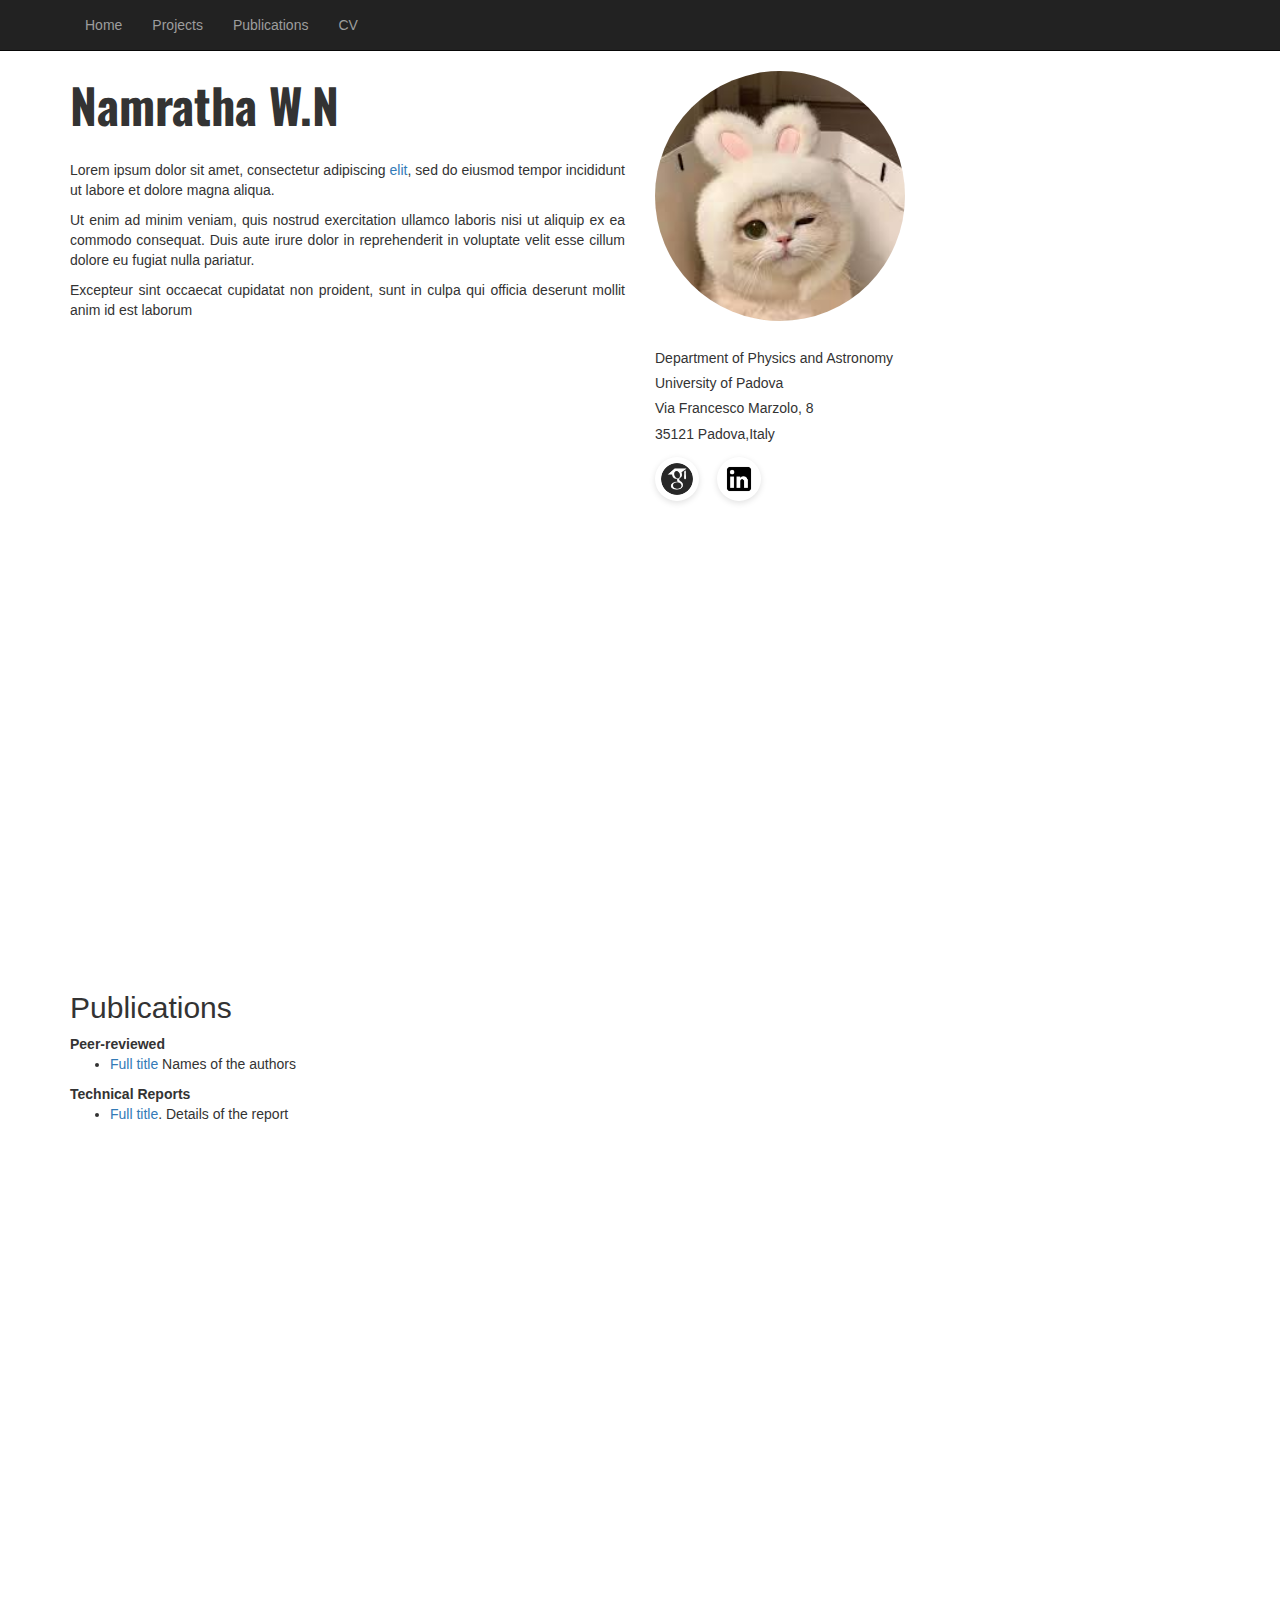
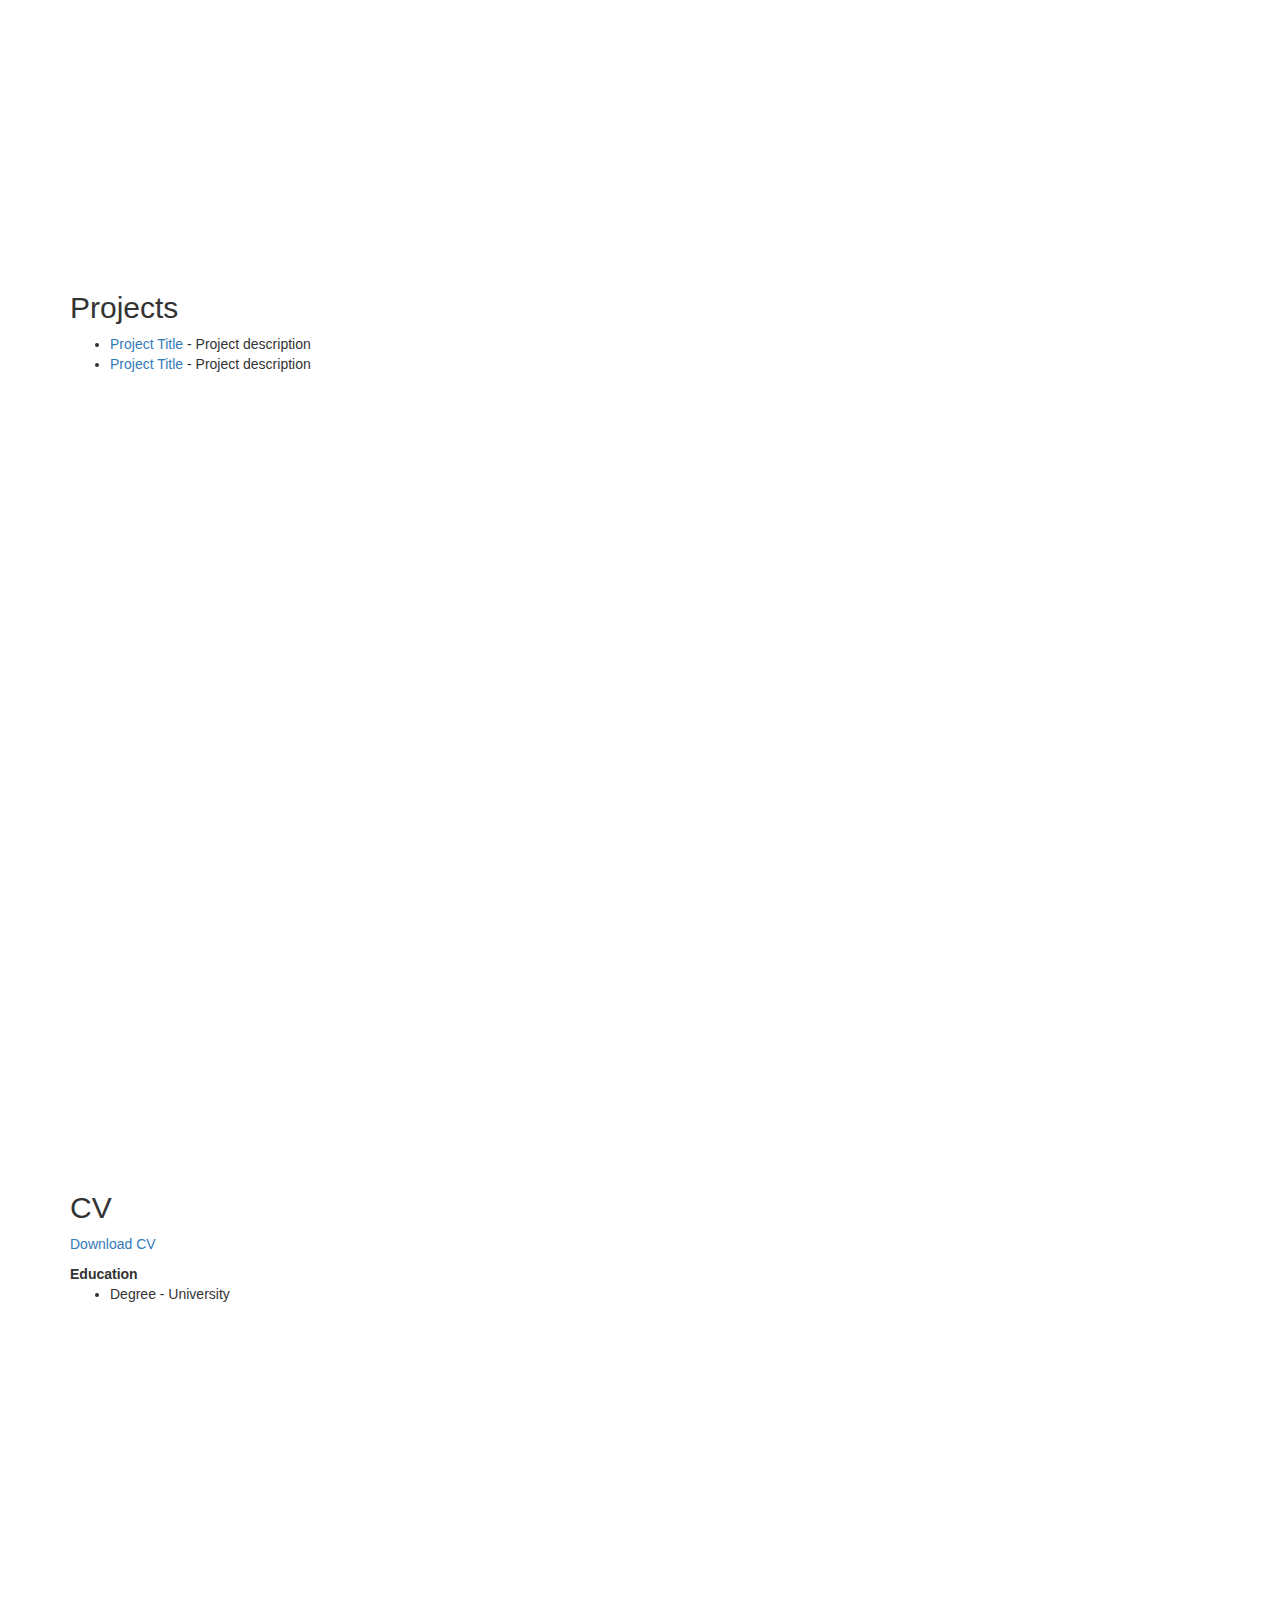
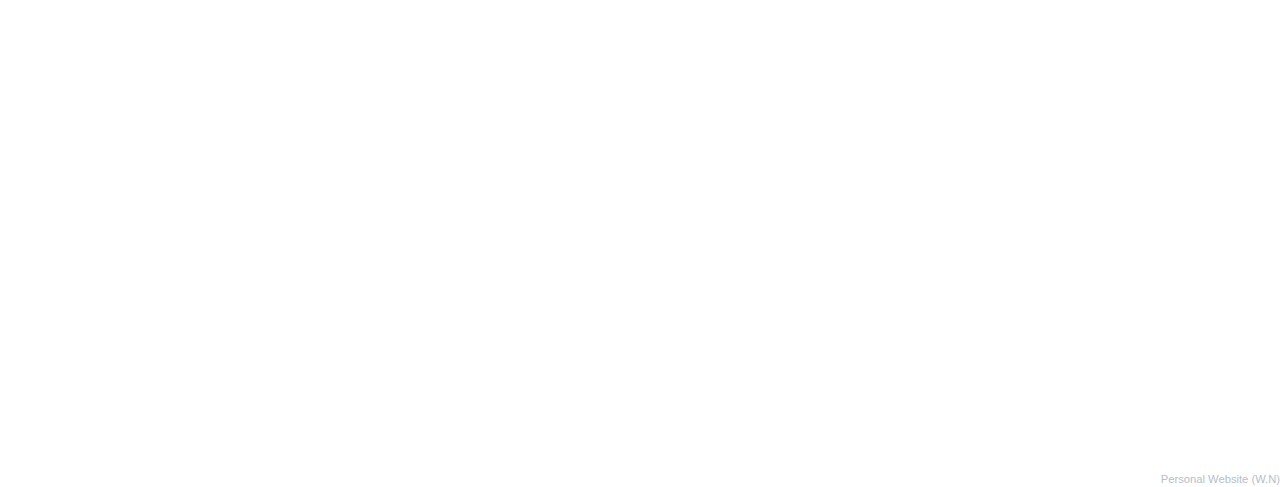
<file: index.html>
<!DOCTYPE html>
<!--
    Personal Website W.N
    Based on Plain-Academic by Vasilios Mavroudis
    https://github.com/mavroudisv/plain-academic
-->
<html lang="en">
<head>
  <title>Personal Website - W.N</title>
  <meta charset="utf-8">
  <meta name="viewport" content="width=device-width, initial-scale=1">
  <link rel="stylesheet" href="https://maxcdn.bootstrapcdn.com/bootstrap/3.3.6/css/bootstrap.min.css">
  <script src="https://ajax.googleapis.com/ajax/libs/jquery/1.12.0/jquery.min.js"></script>
  <script src="https://maxcdn.bootstrapcdn.com/bootstrap/3.3.6/js/bootstrap.min.js"></script>
  <link href='https://fonts.googleapis.com/css?family=Oswald:700' rel='stylesheet' type='text/css'>
</head>
<body>


<!-- Navigation -->
	<nav class="navbar navbar-inverse navbar-static-top" role="navigation">
	  <div class="container">
		<div class="navbar-header">
		  <button type="button" class="navbar-toggle collapsed" data-toggle="collapse" data-target="#bs-example-navbar-collapse-1">
						<span class="sr-only">Toggle navigation</span>
						<span class="icon-bar"></span>
						<span class="icon-bar"></span>
						<span class="icon-bar"></span>
					</button>
		</div>

		<!-- Collect the nav links, forms, and other content for toggling -->
		<div class="collapse navbar-collapse" id="bs-example-navbar-collapse-1">
		  <ul class="nav navbar-nav">
				  <li><a href="index.html">Home</a></li>
				  <li><a href="projects.html">Projects</a></li>
				  <li><a href="publications.html">Publications</a></li> 
				  <li><a href="cv.html">CV</a></li> 
		  </ul>
		</div>
	  </div>
	</nav>
  
  <!-- Page Content -->
    <div class="container">

        <div class="row">

            <!-- Left Column - Name and Bio -->
            <div class="col-md-6" style="height: 100vh;">
                <div style="font-family: 'Oswald', sans-serif; font-size: 48px; margin-bottom: 20px;"><b>Namratha W.N</b></div>
                
                <div style="margin-top:3%; text-align:justify;">                
                    <p>Lorem ipsum dolor sit amet, consectetur adipiscing <a href="#">elit</a>, sed do eiusmod tempor incididunt ut labore et dolore magna aliqua.</p>
                    
                    <p>Ut enim ad minim veniam, quis nostrud exercitation ullamco laboris nisi ut aliquip ex ea commodo consequat. Duis aute irure dolor in reprehenderit in voluptate velit esse cillum dolore eu fugiat nulla pariatur.</p>
                    
                    <p>Excepteur sint occaecat cupidatat non proident, sunt in culpa qui officia deserunt mollit anim id est laborum</p>
                </div>
            </div> 

            <!-- Right Column - Photo and Contact Info -->
            <div class="col-md-6">
                <!-- Circular Passport Photo -->
                <img src="photo.jpg" alt="Namratha W.N" style="width: 250px; height: 250px; border-radius: 50%; object-fit: cover; margin-bottom: 15px;">
                
                <!-- Contact Info -->
                <p style="margin-top: 10px; line-height: 1.8;">
                    Department of Physics and Astronomy<br>
                    University of Padova<br>
                    Via Francesco Marzolo, 8<br>
                    35121 Padova,Italy<br>
              
                </p>

                <!-- Social Media Logos -->
                <div style="margin-top:6px; display:flex; gap:18px; align-items:center;">
                    <!-- Google Scholar (icon file in project folder) -->
                    <a href="https://scholar.google.com/citations?user=2jrE5dEAAAAJ&hl=en&authuser=2&oi=ao" target="_blank" rel="noopener" title="Google Scholar">
                        <img src="google_scholar.png" alt="Google Scholar" style="width:44px;height:44px;border-radius:50%;background:#fff;padding:6px;box-shadow:0 2px 6px rgba(0,0,0,.12);display:block;">
                    </a>

                    <!-- LinkedIn (icon file in project folder) -->
                    <a href="https://www.linkedin.com/in/namratha-w-n-47b264176?lipi=urn%3Ali%3Apage%3Ad_flagship3_profile_view_base_contact_details%3BcOhxVxr9TLGnfcIs9%2FLIZA%3D%3D" target="_blank" rel="noopener" title="LinkedIn">
                        <img src="linkedin.png" alt="LinkedIn" style="width:44px;height:44px;border-radius:50%;background:#fff;padding:6px;box-shadow:0 2px 6px rgba(0,0,0,.12);display:block;">
                    </a>
                </div>
            </div>
        </div>

        <!-- Publications Section -->
        <div class="row">
            <div class="col-md-8" style="height: 100vh;">    
                <h2 id="publications">Publications</h2>
                
                <strong>Peer-reviewed</strong><br/>
                <ul>
                <li class="paper" words="add, your, keywords, here"><a href="#">Full title</a> Names of the authors</li>
                </ul>
            
                <strong>Technical Reports</strong><br/>
                <ul>
                <li class="paper" words="add, your, keywords, here"><a href="#">Full title</a>. Details of the report</li>
                </ul>
            </div>
        </div>

        <!-- Projects Section -->
        <div class="row">
            <div class="col-md-8" style="height: 100vh;">    
                <h2 id="projects">Projects</h2>
                
                <ul>
                <li class="project"><a href="#">Project Title</a> - Project description</li>
                <li class="project"><a href="#">Project Title</a> - Project description</li>
                </ul>
            </div>
        </div>

        <!-- CV Section -->
        <div class="row">
            <div class="col-md-8" style="height: 100vh;">    
                <h2 id="cv">CV</h2>
                
                <p><a href="#">Download CV</a></p>
                
                <strong>Education</strong><br/>
                <ul>
                <li>Degree - University</li>
                </ul>
            </div>
        </div>
    </div>
    <!-- /.container -->
    
    <!-- Other people may like it too! -->
    <a style="color:#b5bec9;font-size:0.8em; float:right;" href="https://github.com/namrathawn/personal-website-wnn">Personal Website (W.N)</a> 
    
</body>
</html>
</file>
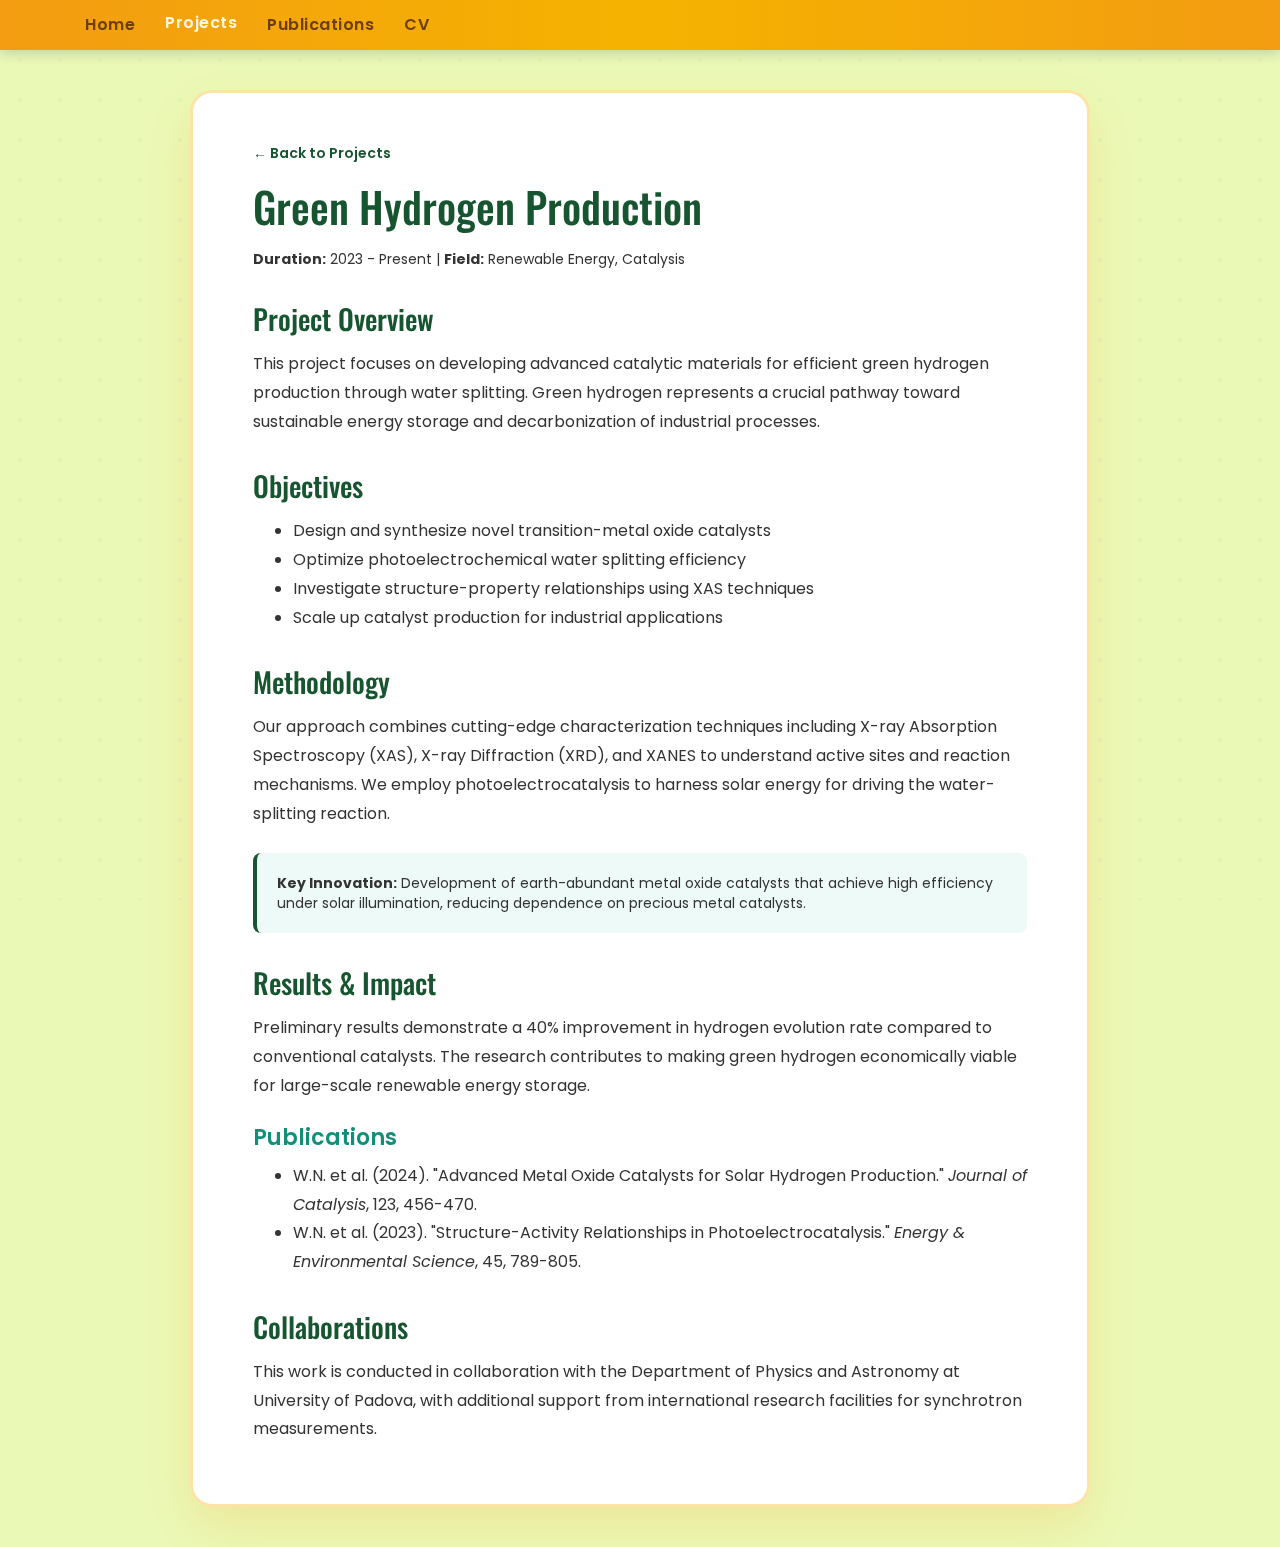
<file: project1.html>
<!DOCTYPE html>
<html lang="en">
<head>
  <title>Green Hydrogen Production – Namratha W.N</title>
  <meta charset="utf-8">
  <meta name="viewport" content="width=device-width, initial-scale=1">

  <!-- Bootstrap -->
  <link rel="stylesheet" href="https://maxcdn.bootstrapcdn.com/bootstrap/3.3.6/css/bootstrap.min.css">
  <script src="https://ajax.googleapis.com/ajax/libs/jquery/1.12.0/jquery.min.js"></script>
  <script src="https://maxcdn.bootstrapcdn.com/bootstrap/3.3.6/js/bootstrap.min.js"></script>

  <!-- Fonts -->
  <link href="https://fonts.googleapis.com/css2?family=Poppins:wght@300;400;600&display=swap" rel="stylesheet">
  <link href="https://fonts.googleapis.com/css2?family=Oswald:wght@600&display=swap" rel="stylesheet">

  <!-- Shared Theme -->
  <link rel="stylesheet" href="theme.css?v=1">

</head>

<body>

<!-- Particle Background -->
<div id="particles"></div>

<!-- Navigation -->
<nav class="navbar navbar-inverse navbar-static-top" role="navigation">
  <div class="container">
    <div class="navbar-header">
      <button type="button" class="navbar-toggle collapsed" data-toggle="collapse"
              data-target="#navbar-collapse">
        <span class="sr-only">Toggle navigation</span>
        <span class="icon-bar"></span>
        <span class="icon-bar"></span>
        <span class="icon-bar"></span>
      </button>
    </div>

    <div class="collapse navbar-collapse" id="navbar-collapse">
      <ul class="nav navbar-nav">
        <li><a href="index.html">Home</a></li>
        <li class="active"><a href="projects.html">Projects</a></li>
        <li><a href="publications.html">Publications</a></li>
        <li><a href="cv.html">CV</a></li>
      </ul>
    </div>
  </div>
</nav>

<!-- Project Detail Content -->
<div class="project-detail-container">
  <a href="projects.html" class="back-link">← Back to Projects</a>
  
  <h1>Green Hydrogen Production</h1>
  
  <div class="project-meta">
    <strong>Duration:</strong> 2023 - Present | <strong>Field:</strong> Renewable Energy, Catalysis
  </div>

  <h2>Project Overview</h2>
  <p>
    This project focuses on developing advanced catalytic materials for efficient green hydrogen production 
    through water splitting. Green hydrogen represents a crucial pathway toward sustainable energy storage 
    and decarbonization of industrial processes.
  </p>

  <h2>Objectives</h2>
  <ul>
    <li>Design and synthesize novel transition-metal oxide catalysts</li>
    <li>Optimize photoelectrochemical water splitting efficiency</li>
    <li>Investigate structure-property relationships using XAS techniques</li>
    <li>Scale up catalyst production for industrial applications</li>
  </ul>

  <h2>Methodology</h2>
  <p>
    Our approach combines cutting-edge characterization techniques including X-ray Absorption Spectroscopy (XAS), 
    X-ray Diffraction (XRD), and XANES to understand active sites and reaction mechanisms. We employ 
    photoelectrocatalysis to harness solar energy for driving the water-splitting reaction.
  </p>

  <div class="highlight-box">
    <strong>Key Innovation:</strong> Development of earth-abundant metal oxide catalysts that achieve 
    high efficiency under solar illumination, reducing dependence on precious metal catalysts.
  </div>

  <h2>Results & Impact</h2>
  <p>
    Preliminary results demonstrate a 40% improvement in hydrogen evolution rate compared to conventional 
    catalysts. The research contributes to making green hydrogen economically viable for large-scale 
    renewable energy storage.
  </p>

  <h3>Publications</h3>
  <ul>
    <li>W.N. et al. (2024). "Advanced Metal Oxide Catalysts for Solar Hydrogen Production." 
        <em>Journal of Catalysis</em>, 123, 456-470.</li>
    <li>W.N. et al. (2023). "Structure-Activity Relationships in Photoelectrocatalysis." 
        <em>Energy & Environmental Science</em>, 45, 789-805.</li>
  </ul>

  <h2>Collaborations</h2>
  <p>
    This work is conducted in collaboration with the Department of Physics and Astronomy at University of Padova, 
    with additional support from international research facilities for synchrotron measurements.
  </p>

</div>

</body>
</html>
</file>
<file: theme.css>
:root{
  --bg-mint:#ebf9b7;
  --bg-warm:#FFE9A7;
  --amber1:#F39C12;
  --amber2:#F5B300;
  --text-brown:#6B3E0B;
  --teal:#16552f;
}

/* Default background for project detail pages */
body{
  margin:0;
  font-family:'Poppins',sans-serif;
  background:var(--bg-mint);
  min-height:100vh;
}

/* Optional dotted backdrop */
#particles{
  position:fixed; inset:0; z-index:-1;
  background:radial-gradient(circle, rgba(26,188,156,.06) 2px, transparent 2px);
  background-size:40px 40px;
}

/* Amber navbar shared across pages */
.navbar{
  background:linear-gradient(90deg, var(--amber1), var(--amber2), var(--amber1));
  border:none; border-radius:0; margin-bottom:0;
  box-shadow:0 4px 12px rgba(0,0,0,.15);
}
.navbar-inverse .navbar-nav>li>a{
  font-weight:600; letter-spacing:.5px; color:var(--text-brown) !important; transition:.3s;
}
.navbar-inverse .navbar-nav>li>a:hover,
.navbar-inverse .navbar-nav>.active>a,
.navbar-inverse .navbar-nav>.active>a:hover,
.navbar-inverse .navbar-nav>.active>a:focus{
  color:#FFF6E0 !important; background:transparent !important; transform:translateY(-2px);
}

/* White content panel and teal accents */
.project-detail-container{
  max-width:900px; margin:40px auto; padding:50px 60px;
  background:#fff; border-radius:22px;
  box-shadow:0 20px 50px rgba(243,156,18,.18);
  border:3px solid rgba(245,179,0,.35);
}
.back-link{color:var(--teal); font-weight:600; text-decoration:none;}
.back-link:hover{color:#148F77;}
h1{font-family:'Oswald',sans-serif; font-size:42px; color:var(--teal); margin-bottom:20px;}
h2{font-family:'Oswald',sans-serif; font-size:28px; color:var(--teal); margin:35px 0 15px;}
h3{font-size:22px; color:#148F77; font-weight:600; margin:25px 0 12px;}
p,ul,ol{font-size:16px; line-height:1.8; color:#333;}
.highlight-box{background:rgba(26,188,156,.08); border-left:4px solid var(--teal); padding:20px; border-radius:8px; margin:25px 0;}

@media (max-width:768px){
  .project-detail-container{margin:20px 15px; padding:30px 25px;}
  h1{font-size:32px;} h2{font-size:24px;}
}
</file>
